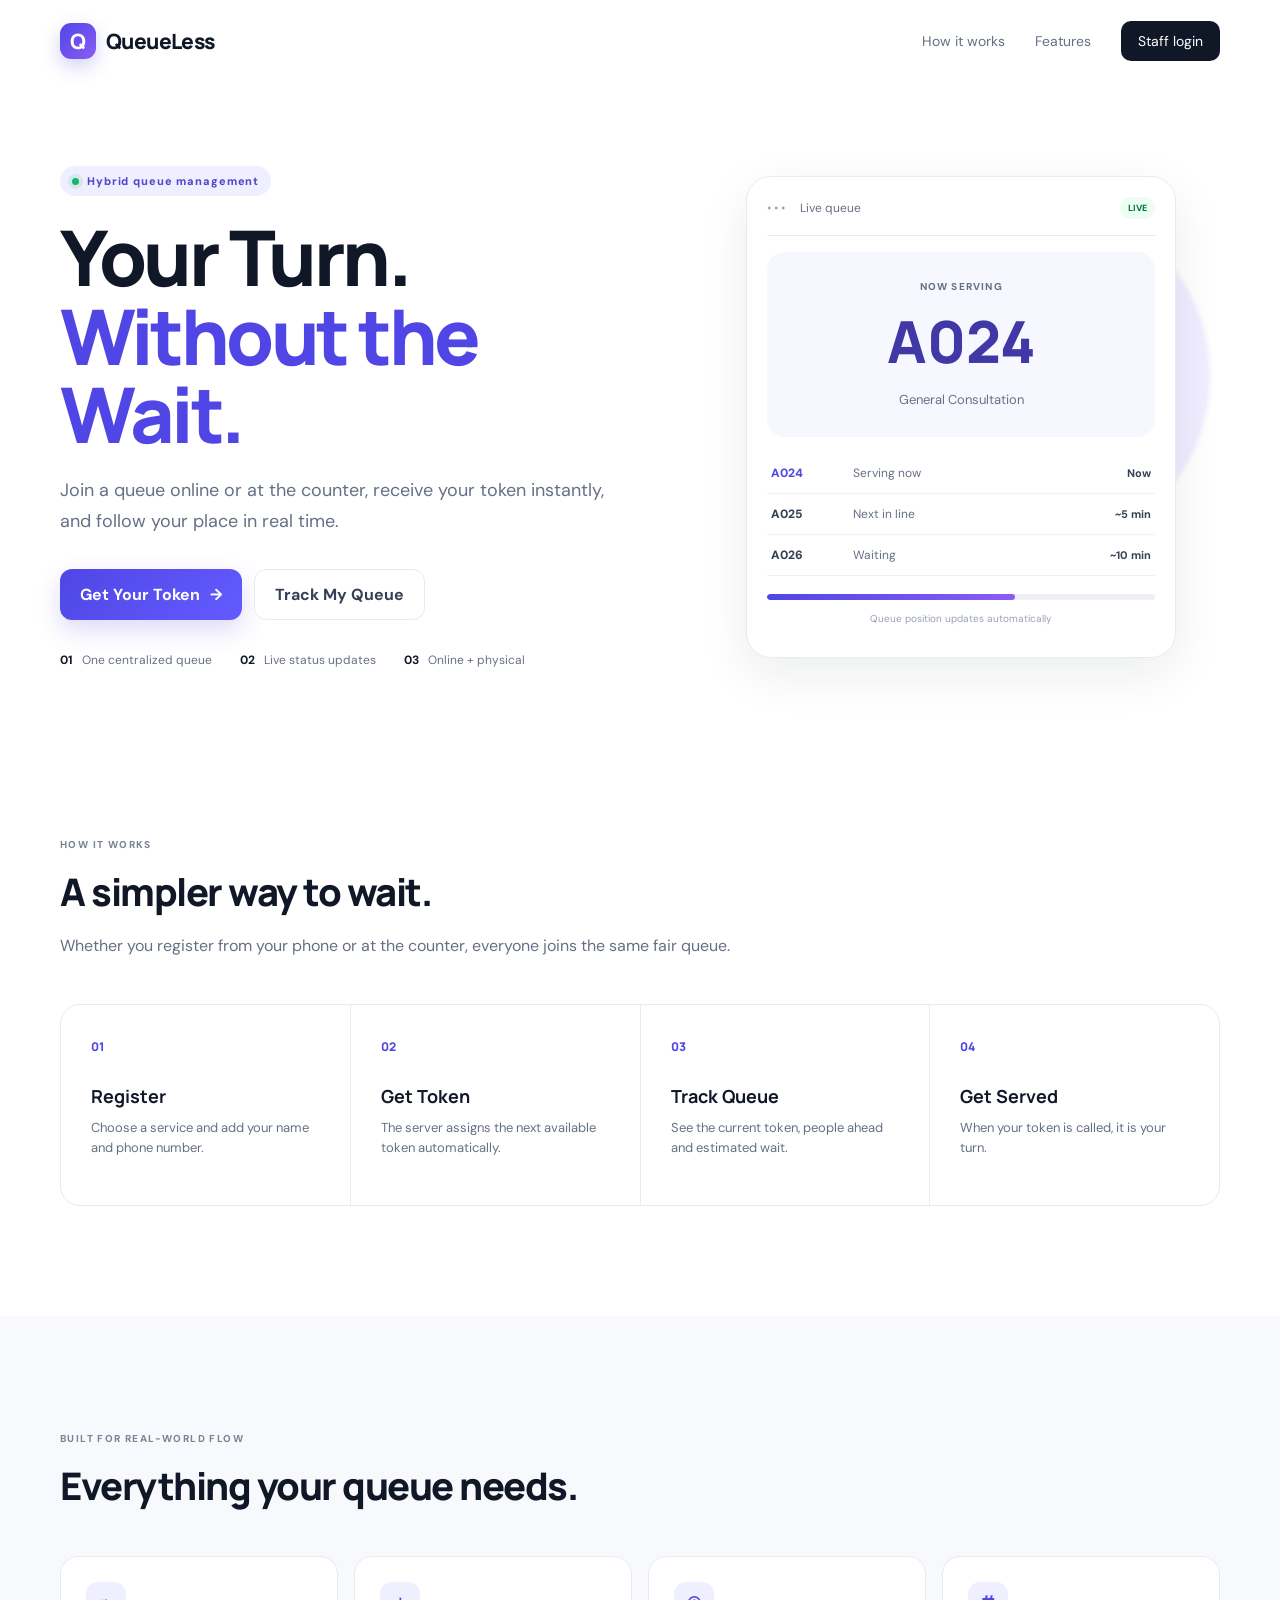
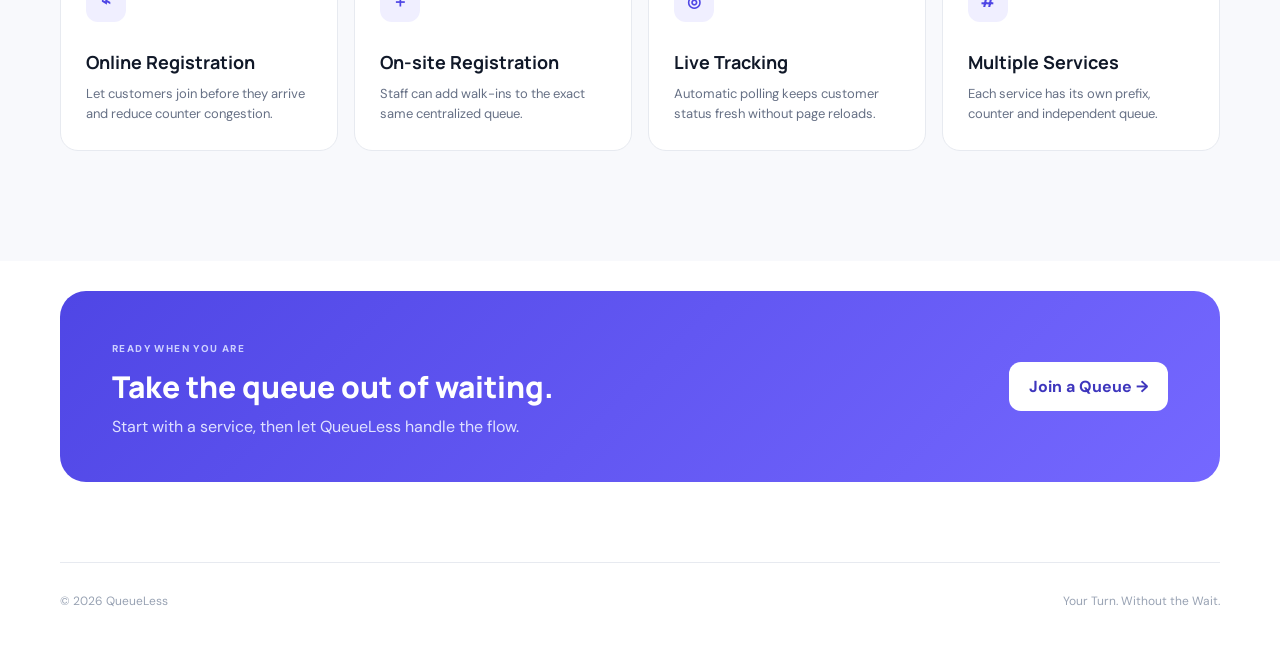
<file: src/main/webapp/index.html>
<!DOCTYPE html><html lang="en"><head><meta charset="UTF-8"><meta name="viewport" content="width=device-width,initial-scale=1.0"><title>QueueLess — Your Turn. Without the Wait.</title><link rel="stylesheet" href="css/style.css"></head><body><header class="topbar container"><a class="brand" href="index.html"><span class="brand-mark">Q</span><span>QueueLess</span></a><nav><a href="#how">How it works</a><a href="#features">Features</a><a class="nav-cta" href="login.html">Staff login</a></nav></header><main><section class="hero container"><div class="hero-copy"><span class="pill"><span class="live-dot"></span> Hybrid queue management</span><h1>Your Turn.<br><span>Without the Wait.</span></h1><p>Join a queue online or at the counter, receive your token instantly, and follow your place in real time.</p><div class="hero-actions"><a class="btn btn-primary btn-lg" href="register.html">Get Your Token <span>→</span></a><a class="btn btn-secondary btn-lg" href="queue-status.html">Track My Queue</a></div><div class="hero-proof"><div><strong>01</strong><span>One centralized queue</span></div><div><strong>02</strong><span>Live status updates</span></div><div><strong>03</strong><span>Online + physical</span></div></div></div><div class="hero-visual"><div class="queue-window"><div class="window-top"><span class="dots">•••</span><span>Live queue</span><span class="live-badge">LIVE</span></div><div class="now-serving"><small>NOW SERVING</small><strong>A024</strong><span>General Consultation</span></div><div class="mini-queue"><div><span class="token-pill serving">A024</span><span>Serving now</span><b>Now</b></div><div><span class="token-pill">A025</span><span>Next in line</span><b>~5 min</b></div><div><span class="token-pill">A026</span><span>Waiting</span><b>~10 min</b></div></div><div class="queue-progress"><span style="width:64%"></span></div><p>Queue position updates automatically</p></div></div></section><section id="how" class="section container"><div class="section-heading"><span class="eyebrow">HOW IT WORKS</span><h2>A simpler way to wait.</h2><p>Whether you register from your phone or at the counter, everyone joins the same fair queue.</p></div><div class="steps"><article><span>01</span><h3>Register</h3><p>Choose a service and add your name and phone number.</p></article><article><span>02</span><h3>Get Token</h3><p>The server assigns the next available token automatically.</p></article><article><span>03</span><h3>Track Queue</h3><p>See the current token, people ahead and estimated wait.</p></article><article><span>04</span><h3>Get Served</h3><p>When your token is called, it is your turn.</p></article></div></section><section id="features" class="section feature-section"><div class="container"><div class="section-heading"><span class="eyebrow">BUILT FOR REAL-WORLD FLOW</span><h2>Everything your queue needs.</h2></div><div class="feature-grid"><article class="feature-card"><span class="feature-icon">⌁</span><h3>Online Registration</h3><p>Let customers join before they arrive and reduce counter congestion.</p></article><article class="feature-card"><span class="feature-icon">＋</span><h3>On-site Registration</h3><p>Staff can add walk-ins to the exact same centralized queue.</p></article><article class="feature-card"><span class="feature-icon">◎</span><h3>Live Tracking</h3><p>Automatic polling keeps customer status fresh without page reloads.</p></article><article class="feature-card"><span class="feature-icon">#</span><h3>Multiple Services</h3><p>Each service has its own prefix, counter and independent queue.</p></article></div></div></section><section class="cta container"><div><span class="eyebrow">READY WHEN YOU ARE</span><h2>Take the queue out of waiting.</h2><p>Start with a service, then let QueueLess handle the flow.</p></div><a class="btn btn-light btn-lg" href="register.html">Join a Queue →</a></section></main><footer class="footer container"><span>© 2026 QueueLess</span><span>Your Turn. Without the Wait.</span></footer></body></html>
</file>
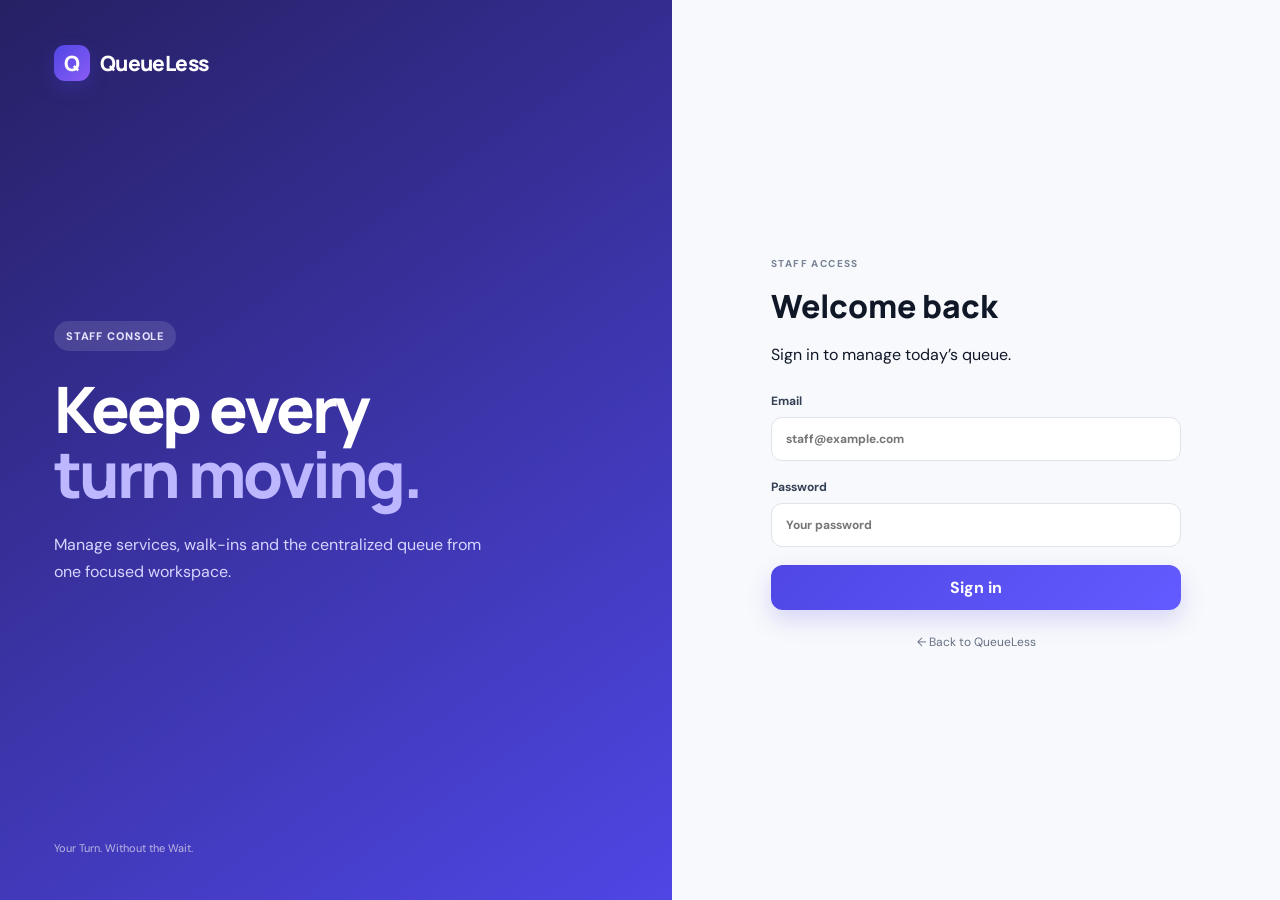
<file: src/main/webapp/login.html>
<!DOCTYPE html><html lang="en"><head><meta charset="UTF-8"><meta name="viewport" content="width=device-width,initial-scale=1.0"><title>Staff Login • QueueLess</title><link rel="stylesheet" href="css/style.css"></head><body class="login-page"><div class="login-art"><a class="brand light" href="index.html"><span class="brand-mark">Q</span><span>QueueLess</span></a><div><span class="pill dark-pill">STAFF CONSOLE</span><h1>Keep every<br><span>turn moving.</span></h1><p>Manage services, walk-ins and the centralized queue from one focused workspace.</p></div><div class="login-art-footer">Your Turn. Without the Wait.</div></div><main class="login-panel"><div class="login-box"><a class="brand mobile-brand" href="index.html"><span class="brand-mark">Q</span><span>QueueLess</span></a><span class="eyebrow">STAFF ACCESS</span><h2>Welcome back</h2><p class="muted">Sign in to manage today’s queue.</p><form id="loginForm"><label>Email<input id="email" type="email" name="email" placeholder="staff@example.com" required></label><label>Password<input id="password" type="password" name="password" placeholder="Your password" required></label><div id="loginMessage" class="form-message hidden"></div><button class="btn btn-primary btn-full" type="submit"><span id="loginText">Sign in</span><span id="loginSpin" class="spinner hidden"></span></button></form><a class="back-link" href="index.html">← Back to QueueLess</a></div></main><script src="js/login.js"></script></body></html>
</file>
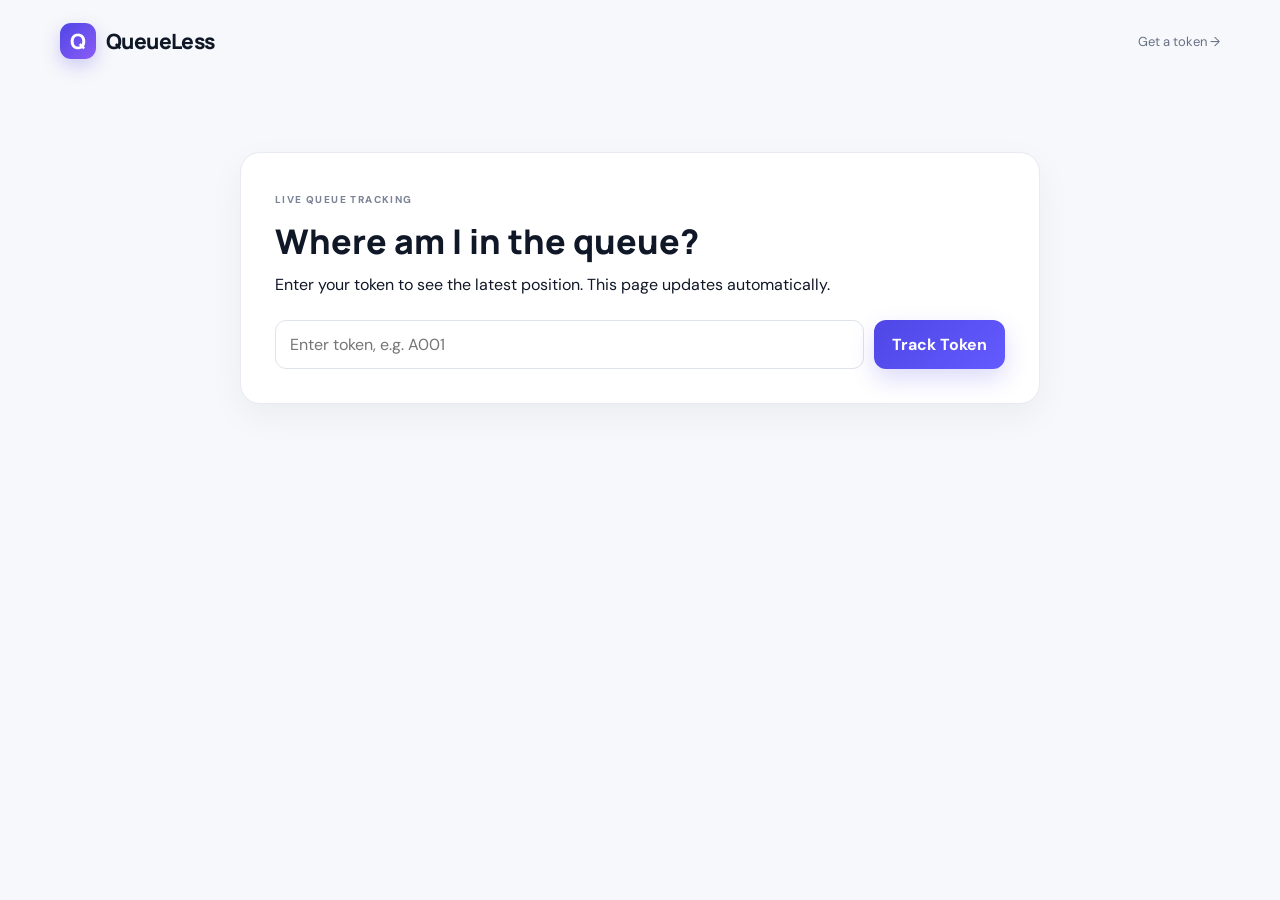
<file: src/main/webapp/queue-status.html>
<!DOCTYPE html><html lang="en"><head><meta charset="UTF-8"><meta name="viewport" content="width=device-width,initial-scale=1.0"><title>Track My Queue • QueueLess</title><link rel="stylesheet" href="css/style.css"></head><body class="page-bg"><header class="topbar container"><a class="brand" href="index.html"><span class="brand-mark">Q</span><span>QueueLess</span></a><a class="top-link" href="register.html">Get a token →</a></header><main class="status-wrap container"><section class="status-search panel"><span class="eyebrow">LIVE QUEUE TRACKING</span><h1>Where am I in the queue?</h1><p class="muted">Enter your token to see the latest position. This page updates automatically.</p><form id="trackForm" class="track-form"><input id="tokenInput" placeholder="Enter token, e.g. A001" maxlength="20" required><button class="btn btn-primary" type="submit">Track Token</button></form><div id="trackMessage" class="form-message hidden"></div></section><section id="statusCard" class="status-card panel hidden"><div class="status-card-top"><div><span class="eyebrow">YOUR TOKEN</span><div class="big-token" id="tokenValue">—</div><span id="serviceValue" class="muted">—</span></div><span id="statusBadge" class="status-badge waiting">WAITING</span></div><div class="status-metrics"><div><span>Currently Serving</span><strong id="servingValue">—</strong></div><div><span>People Ahead</span><strong id="aheadValue">0</strong></div><div><span>Estimated Wait</span><strong id="waitValue">0 min</strong></div></div><div class="turn-banner" id="turnBanner"><span class="live-dot"></span><span id="turnText">We’ll keep checking the queue for you.</span></div><p class="auto-note">Last checked <span id="lastChecked">—</span> · updates every 5 seconds</p></section></main><script src="js/queue.js"></script></body></html>
</file>
<file: src/main/webapp/css/style.css>
@import url('https://fonts.googleapis.com/css2?family=DM+Sans:wght@400;500;600;700&family=Manrope:wght@500;600;700;800&display=swap');
:root{--ink:#101828;--muted:#667085;--line:#e7eaf0;--bg:#f6f8fb;--white:#fff;--primary:#4f46e5;--primary2:#635bff;--green:#12b76a;--orange:#f79009;--red:#f04438;--purple:#7a5af8;--shadow:0 16px 50px rgba(16,24,40,.08);--radius:20px}*{box-sizing:border-box}html{scroll-behavior:smooth}body{margin:0;font-family:'DM Sans',sans-serif;color:var(--ink);background:var(--white)}a{text-decoration:none;color:inherit}button,input,select{font:inherit}button{cursor:pointer}.container{width:min(1160px,calc(100% - 48px));margin:auto}.topbar{height:82px;display:flex;align-items:center;justify-content:space-between}.brand{display:flex;align-items:center;gap:10px;font:800 21px Manrope,sans-serif;letter-spacing:-.6px}.brand-mark{width:36px;height:36px;border-radius:11px;display:grid;place-items:center;color:#fff;background:linear-gradient(135deg,#4f46e5,#8b5cf6);box-shadow:0 7px 18px rgba(79,70,229,.25)}nav{display:flex;align-items:center;gap:30px;color:#667085;font-size:14px}nav a:hover,.top-link:hover{color:var(--primary)}.nav-cta{padding:11px 17px;background:#101828;color:#fff;border-radius:10px}.hero{min-height:640px;display:grid;grid-template-columns:1.05fr .95fr;gap:70px;align-items:center;padding-top:30px}.pill{display:inline-flex;align-items:center;gap:8px;background:#f0efff;color:#5046c9;border-radius:99px;padding:8px 12px;font-size:11px;font-weight:800;letter-spacing:.08em}.live-dot{display:inline-block;width:7px;height:7px;background:var(--green);border-radius:50%;box-shadow:0 0 0 4px rgba(18,183,106,.12)}.hero h1,.form-intro h1{font:800 clamp(48px,6vw,78px)/1.02 Manrope,sans-serif;letter-spacing:-3.5px;margin:22px 0 22px}.hero h1 span,.form-intro h1 span{color:var(--primary)}.hero p{font-size:18px;line-height:1.7;color:var(--muted);max-width:570px}.hero-actions{display:flex;gap:12px;margin:32px 0}.btn{border:0;border-radius:12px;padding:12px 18px;font-weight:700;display:inline-flex;align-items:center;justify-content:center;gap:10px;transition:.2s;min-height:44px}.btn:hover{transform:translateY(-1px)}.btn-primary{color:#fff;background:linear-gradient(135deg,#4f46e5,#635bff);box-shadow:0 10px 25px rgba(79,70,229,.2)}.btn-secondary{background:#fff;border:1px solid var(--line);color:#344054}.btn-success{background:#eafaf2;color:#087443}.btn-warning{background:#fff6e8;color:#b54708}.btn-light{background:#fff;color:#3e36bd}.btn-lg{padding:14px 20px}.hero-proof{display:flex;gap:28px;color:#667085}.hero-proof div{display:flex;gap:9px;align-items:center;font-size:12px}.hero-proof strong{color:#111827}.hero-visual{position:relative}.hero-visual:before{content:'';position:absolute;width:360px;height:360px;border-radius:50%;background:#efedff;filter:blur(2px);right:10px;top:20px}.queue-window{position:relative;background:#fff;border:1px solid #e9eaf0;border-radius:25px;box-shadow:var(--shadow);padding:20px;width:min(430px,100%);margin:auto}.window-top{display:flex;align-items:center;gap:12px;color:#667085;font-size:12px;border-bottom:1px solid var(--line);padding-bottom:16px}.dots{letter-spacing:3px;color:#98a2b3}.live-badge{margin-left:auto;color:#067647;background:#ecfdf3;border-radius:99px;padding:5px 8px;font-size:9px;font-weight:800}.now-serving{padding:28px 18px;text-align:center;background:#f7f7ff;border-radius:18px;margin-top:16px}.now-serving small,.current-label{display:block;font-size:10px;letter-spacing:.12em;color:#667085;font-weight:800}.now-serving strong{display:block;font:800 58px Manrope;margin:8px 0;color:#4038a5}.now-serving span{font-size:13px;color:#667085}.mini-queue{margin-top:16px}.mini-queue>div{display:grid;grid-template-columns:72px 1fr 52px;align-items:center;gap:10px;padding:12px 4px;border-bottom:1px solid #f0f1f4;font-size:12px;color:#667085}.mini-queue b{text-align:right;color:#344054;font-size:11px}.token-pill{font-weight:800;color:#344054}.token-pill.serving{color:#4f46e5}.queue-progress{height:6px;background:#eef0f5;border-radius:99px;margin:18px 0 10px;overflow:hidden}.queue-progress span{display:block;height:100%;background:linear-gradient(90deg,#4f46e5,#8b5cf6);border-radius:99px}.queue-window>p{text-align:center;font-size:10px;color:#98a2b3}.section{padding:110px 0}.section-heading{max-width:700px;margin-bottom:45px}.eyebrow{font-size:10px;letter-spacing:.14em;color:#7b8496;font-weight:800}.section-heading h2{font:800 38px Manrope;margin:12px 0;letter-spacing:-1.5px}.section-heading p{color:var(--muted);line-height:1.6}.steps{display:grid;grid-template-columns:repeat(4,1fr);gap:1px;background:var(--line);border:1px solid var(--line);border-radius:20px;overflow:hidden}.steps article{background:#fff;padding:30px;min-height:200px}.steps article>span{font:800 12px Manrope;color:var(--primary)}.steps h3,.feature-card h3{font:700 18px Manrope;margin:28px 0 10px}.steps p,.feature-card p{color:var(--muted);line-height:1.6;font-size:13px;margin:0}.feature-section{background:#f8f9fc}.feature-grid{display:grid;grid-template-columns:repeat(4,1fr);gap:16px}.feature-card{background:#fff;border:1px solid var(--line);border-radius:18px;padding:25px;transition:.2s}.feature-card:hover{transform:translateY(-4px);box-shadow:var(--shadow)}.feature-icon{width:40px;height:40px;border-radius:12px;display:grid;place-items:center;background:#f0efff;color:var(--primary);font-weight:800}.cta{margin-top:30px;margin-bottom:80px;background:linear-gradient(135deg,#4f46e5,#7568ff);color:#fff;border-radius:26px;padding:45px 52px;display:flex;align-items:center;justify-content:space-between}.cta h2{font:800 30px Manrope;margin:9px 0}.cta p{margin:0;color:#dfe1ff}.cta .eyebrow{color:#cdd0ff}.footer{padding:30px 0 45px;border-top:1px solid var(--line);display:flex;justify-content:space-between;color:#98a2b3;font-size:12px}.page-bg{background:#f7f8fb;min-height:100vh}.top-link{font-size:13px;color:#667085}.form-layout{min-height:calc(100vh - 82px);display:grid;grid-template-columns:1fr 470px;gap:100px;align-items:center;padding:50px 0}.form-intro p{font-size:17px;color:var(--muted);line-height:1.7;max-width:550px}.info-list{margin-top:45px;display:grid;gap:16px}.info-list div{display:flex;gap:14px;align-items:center;color:#344054}.info-list b{display:grid;place-items:center;width:31px;height:31px;border-radius:9px;background:#efedff;color:#5148ca;font-size:10px}.panel{background:#fff;border:1px solid var(--line);border-radius:20px;box-shadow:0 12px 35px rgba(16,24,40,.05)}.form-panel{padding:30px}.panel-head{display:flex;justify-content:space-between;align-items:flex-start;gap:20px}.panel-head h2{font:700 21px Manrope;margin:7px 0 0;letter-spacing:-.4px}.secure-badge{font-size:10px;color:#067647;background:#ecfdf3;padding:7px 9px;border-radius:99px}.form-panel form,.login-box form{margin-top:28px;display:grid;gap:18px}label{font-size:12px;color:#344054;font-weight:700;display:grid;gap:8px}input,select{width:100%;border:1px solid #dfe3ea;background:#fff;border-radius:11px;padding:13px 14px;outline:none;color:#101828;transition:.2s}input:focus,select:focus{border-color:#8f88f2;box-shadow:0 0 0 4px rgba(79,70,229,.08)}.registration-type{border:1px solid var(--line);border-radius:12px;padding:13px}.registration-type>span{font-size:10px;color:#98a2b3;display:block;margin-bottom:9px}.type-choice{display:flex;gap:10px;align-items:center}.radio-dot{width:10px;height:10px;border-radius:50%;background:var(--primary);box-shadow:0 0 0 4px #eeecff}.type-choice b{display:block;font-size:12px}.type-choice small{color:#98a2b3;font-size:10px}.btn-full{width:100%}.form-message{padding:11px 13px;border-radius:10px;font-size:12px}.form-message.error{background:#fef3f2;color:#b42318}.form-message.success{background:#ecfdf3;color:#067647}.hidden{display:none!important}.spinner{width:16px;height:16px;border:2px solid rgba(255,255,255,.4);border-top-color:#fff;border-radius:50%;animation:spin .7s linear infinite}@keyframes spin{to{transform:rotate(360deg)}}.status-wrap{max-width:800px;padding:70px 0}.status-search{padding:34px}.status-search h1{font:800 34px Manrope;margin:10px 0}.status-search p{margin:0}.track-form{display:grid;grid-template-columns:1fr auto;gap:10px;margin-top:25px}.status-card{margin-top:18px;padding:34px}.status-card-top{display:flex;justify-content:space-between;align-items:center}.big-token{font:800 54px Manrope;letter-spacing:-2px;color:#4038a5;margin:5px 0}.status-badge{font-size:10px;font-weight:800;padding:8px 11px;border-radius:99px}.status-badge.waiting{color:#9a6700;background:#fff8e6}.status-badge.serving{color:#067647;background:#ecfdf3}.status-badge.completed,.status-badge.skipped,.status-badge.cancelled{color:#667085;background:#f2f4f7}.status-metrics{display:grid;grid-template-columns:repeat(3,1fr);gap:12px;margin-top:30px}.status-metrics div{background:#f8f9fc;border:1px solid #eef0f4;border-radius:14px;padding:18px}.status-metrics span{display:block;color:#98a2b3;font-size:10px;margin-bottom:8px}.status-metrics strong{font:700 22px Manrope}.turn-banner{margin-top:14px;padding:14px;border-radius:12px;background:#f7f7ff;color:#5148ca;font-size:12px;display:flex;gap:9px;align-items:center}.auto-note{text-align:center;color:#98a2b3;font-size:10px;margin:18px 0 0}.login-page{min-height:100vh;display:grid;grid-template-columns:1.05fr .95fr}.login-art{background:linear-gradient(145deg,#262064,#4f46e5);color:#fff;padding:45px 8%;display:flex;flex-direction:column;justify-content:space-between}.brand.light{color:#fff}.dark-pill{background:rgba(255,255,255,.12);color:#e5e3ff}.login-art h1{font:800 clamp(46px,5vw,70px)/1.02 Manrope;letter-spacing:-3px;margin:25px 0}.login-art h1 span{color:#bcb7ff}.login-art p{max-width:430px;color:#d7d5ff;line-height:1.7}.login-art-footer{font-size:11px;color:#bbb8df}.login-panel{display:grid;place-items:center;background:#f8f9fc;padding:30px}.login-box{width:min(410px,100%)}.login-box h2{font:800 32px Manrope;margin:12px 0 5px}.mobile-brand{display:none;margin-bottom:50px}.back-link{display:block;text-align:center;color:#667085;font-size:12px;margin-top:24px}.dashboard-page{background:#f7f8fb;min-height:100vh;display:flex}.sidebar{width:245px;background:#fff;border-right:1px solid var(--line);position:fixed;inset:0 auto 0 0;padding:27px 18px;display:flex;flex-direction:column}.side-nav{margin-top:55px;display:grid;gap:5px}.side-nav a{padding:12px 14px;border-radius:10px;color:#667085;font-size:13px;display:flex;gap:11px}.side-nav a.active,.side-nav a:hover{background:#f0efff;color:#4f46e5}.side-bottom{margin-top:auto}.staff-mini{display:flex;gap:10px;align-items:center;border-top:1px solid var(--line);padding:18px 4px}.staff-mini>span{width:34px;height:34px;border-radius:50%;display:grid;place-items:center;background:#e8e6ff;color:#5148ca;font-weight:800}.staff-mini b{display:block;font-size:12px}.staff-mini small{color:#98a2b3;font-size:9px}.logout-btn{border:0;background:transparent;color:#667085;font-size:12px;padding:7px 4px}.dashboard-main{margin-left:245px;width:calc(100% - 245px);padding:35px 42px 60px}.dashboard-header{display:flex;justify-content:space-between;align-items:flex-end}.dashboard-header h1{font:800 29px Manrope;margin:7px 0}.dashboard-header h1 span{color:var(--primary)}.icon-btn{display:none}.dash-toolbar{margin-top:30px;display:flex;align-items:end;justify-content:space-between}.select-label{width:300px;font-size:9px;color:#98a2b3;letter-spacing:.1em}.select-label select{margin-top:7px;letter-spacing:normal;font-size:13px}.overview-strip{display:grid;grid-template-columns:repeat(4,1fr);gap:10px;margin-top:22px}.overview-strip>div{background:#fff;border:1px solid var(--line);border-radius:12px;padding:12px 15px}.overview-strip span{display:block;color:#98a2b3;font-size:9px}.overview-strip strong{font:800 18px Manrope;display:block;margin-top:4px}.overview-strip .ready{color:#067647;font-size:10px;margin-top:7px}.stats-grid{display:grid;grid-template-columns:repeat(4,1fr);gap:13px;margin-top:17px}.stat-card{background:#fff;border:1px solid var(--line);border-radius:16px;padding:19px;display:flex;align-items:center;gap:13px}.stat-icon{width:40px;height:40px;border-radius:11px;display:grid;place-items:center;font-weight:800}.stat-icon.blue{background:#eef4ff;color:#3b82f6}.stat-icon.green{background:#ecfdf3;color:#12b76a}.stat-icon.purple{background:#f3f0ff;color:#7a5af8}.stat-icon.orange{background:#fff6e8;color:#f79009}.stat-card small{display:block;color:#98a2b3;font-size:10px}.stat-card strong{display:block;font:800 22px Manrope;margin-top:3px}.stat-card em{font:500 10px 'DM Sans';color:#98a2b3}.workspace-grid{display:grid;grid-template-columns:1.6fr 1fr;gap:16px;margin-top:16px}.now-panel,.quick-panel,.section-panel{padding:23px}.live-label{font-size:10px;color:#067647;display:flex;gap:7px;align-items:center}.current-serving{margin-top:22px;background:#f8f8ff;border:1px solid #ebe9ff;border-radius:16px;text-align:center;padding:26px}.current-serving strong{display:block;font:800 50px Manrope;color:#4338a8;margin:5px}.current-serving b{display:block;font-size:14px}.current-serving small{display:block;color:#98a2b3;font-size:11px;margin-top:5px}.current-serving.empty{background:#fafbfc;border-color:#eef0f4}.current-serving.empty strong{color:#98a2b3}.action-row{display:grid;grid-template-columns:1.4fr 1fr 1fr;gap:9px;margin-top:12px}.action-row .btn{font-size:11px}.quick-panel p{font-size:12px;color:#667085;line-height:1.7;min-height:78px}.queue-rule{margin-top:15px;padding:11px;background:#f8f9fc;border-radius:10px;color:#667085;font-size:10px}.queue-rule span{color:var(--green)}.section-panel{margin-top:16px}.service-list{display:grid;grid-template-columns:repeat(3,1fr);gap:12px;margin-top:20px}.service-item{border:1px solid var(--line);border-radius:14px;padding:17px}.service-item-top{display:flex;justify-content:space-between}.service-item h3{font:700 15px Manrope;margin:0 0 5px}.service-item p{font-size:11px;color:#667085;line-height:1.5;min-height:34px}.service-meta{display:flex;gap:7px;flex-wrap:wrap;margin-top:10px}.meta-chip{font-size:9px;background:#f2f4f7;color:#667085;border-radius:99px;padding:5px 7px}.service-actions{display:flex;gap:6px;margin-top:14px}.mini-btn{border:1px solid var(--line);background:#fff;border-radius:8px;padding:7px 9px;font-size:10px;color:#667085}.count-label{font-size:10px;color:#98a2b3}.table-wrap{overflow:auto;margin-top:15px}table{width:100%;border-collapse:collapse;min-width:760px}th,td{text-align:left;padding:13px 10px;border-bottom:1px solid #eef0f3;font-size:11px}th{color:#98a2b3;font-size:9px;text-transform:uppercase;letter-spacing:.08em}td{color:#475467}.token-cell{font-weight:800;color:#4038a5}.type-badge,.queue-status{display:inline-flex;border-radius:99px;padding:5px 7px;font-size:8px;font-weight:800}.type-online{background:#eef4ff;color:#175cd3}.type-physical{background:#fff6e8;color:#b54708}.queue-status.waiting{background:#fff8e6;color:#9a6700}.queue-status.serving{background:#ecfdf3;color:#067647}.queue-status.completed{background:#f2f4f7;color:#667085}.queue-status.skipped,.queue-status.cancelled{background:#fef3f2;color:#b42318}.table-action{border:0;background:#f2f4f7;border-radius:7px;padding:6px 8px;font-size:9px}.empty-state{text-align:center;padding:45px 20px}.empty-icon{width:52px;height:52px;margin:auto;border-radius:16px;display:grid;place-items:center;background:#f0efff;color:#5148ca;font-size:23px}.empty-state h3{font:700 16px Manrope;margin:13px 0 5px}.empty-state p{font-size:11px;color:#98a2b3;margin:0}.toast{position:fixed;right:28px;top:25px;z-index:50;padding:13px 17px;background:#101828;color:#fff;border-radius:10px;box-shadow:var(--shadow);font-size:12px}.modal{position:fixed;inset:0;z-index:100;display:grid;place-items:center;padding:20px}.modal-backdrop{position:absolute;inset:0;background:rgba(16,24,40,.45);backdrop-filter:blur(3px)}.modal-card{position:relative;background:#fff;border-radius:20px;width:min(480px,100%);padding:28px;box-shadow:var(--shadow)}.modal-close{position:absolute;right:15px;top:12px;border:0;background:#f2f4f7;width:30px;height:30px;border-radius:50%;font-size:20px;color:#667085}.modal-card h2{font:800 23px Manrope;margin:0}.modal-card form{display:grid;gap:15px;margin-top:20px}.modal-actions{display:flex;gap:8px;justify-content:flex-end;margin-top:5px}
@media(max-width:1000px){.hero{grid-template-columns:1fr;gap:35px}.hero-visual{order:-1}.steps,.feature-grid{grid-template-columns:repeat(2,1fr)}.form-layout{grid-template-columns:1fr 430px;gap:45px}.workspace-grid{grid-template-columns:1fr}.service-list{grid-template-columns:repeat(2,1fr)}}
@media(max-width:760px){.container{width:min(100% - 30px,600px)}.topbar{height:70px}nav{display:none}.hero{padding:45px 0 65px}.hero h1,.form-intro h1{font-size:47px;letter-spacing:-2.5px}.hero p{font-size:16px}.hero-actions{flex-direction:column}.hero-proof{gap:12px;flex-wrap:wrap}.queue-window{width:100%}.section{padding:70px 0}.steps,.feature-grid{grid-template-columns:1fr}.cta{margin:0 15px 45px;padding:30px;display:block}.cta .btn{margin-top:20px}.footer{width:calc(100% - 30px)}.form-layout{display:block;padding:30px 0 60px}.form-intro{margin-bottom:35px}.form-intro h1{margin-top:15px}.info-list{margin-top:25px}.form-panel{padding:22px}.track-form{grid-template-columns:1fr}.status-search,.status-card{padding:23px}.status-card-top{align-items:flex-start}.big-token{font-size:45px}.status-metrics{grid-template-columns:1fr}.login-page{grid-template-columns:1fr}.login-art{display:none}.mobile-brand{display:flex}.login-panel{min-height:100vh;padding:25px}.sidebar{transform:translateX(-100%);z-index:90;transition:.2s}.sidebar.open{transform:translateX(0)}.dashboard-main{margin-left:0;width:100%;padding:25px 15px 45px}.dashboard-header{align-items:center}.icon-btn{display:block;border:1px solid var(--line);background:#fff;border-radius:9px;padding:8px 10px}.dash-toolbar{display:block}.select-label{display:block;width:100%;margin-bottom:10px}.overview-strip{grid-template-columns:1fr 1fr}.stats-grid{grid-template-columns:1fr 1fr}.workspace-grid{grid-template-columns:1fr}.action-row{grid-template-columns:1fr}.service-list{grid-template-columns:1fr}.section-panel{padding:18px}.section-panel .panel-head{align-items:center}.section-panel .panel-head .btn{padding:9px 10px;font-size:10px}.current-serving strong{font-size:45px}.status-wrap{padding:35px 0}.dashboard-header h1{font-size:23px}.staff-mini{margin-top:15px}}
</file>
